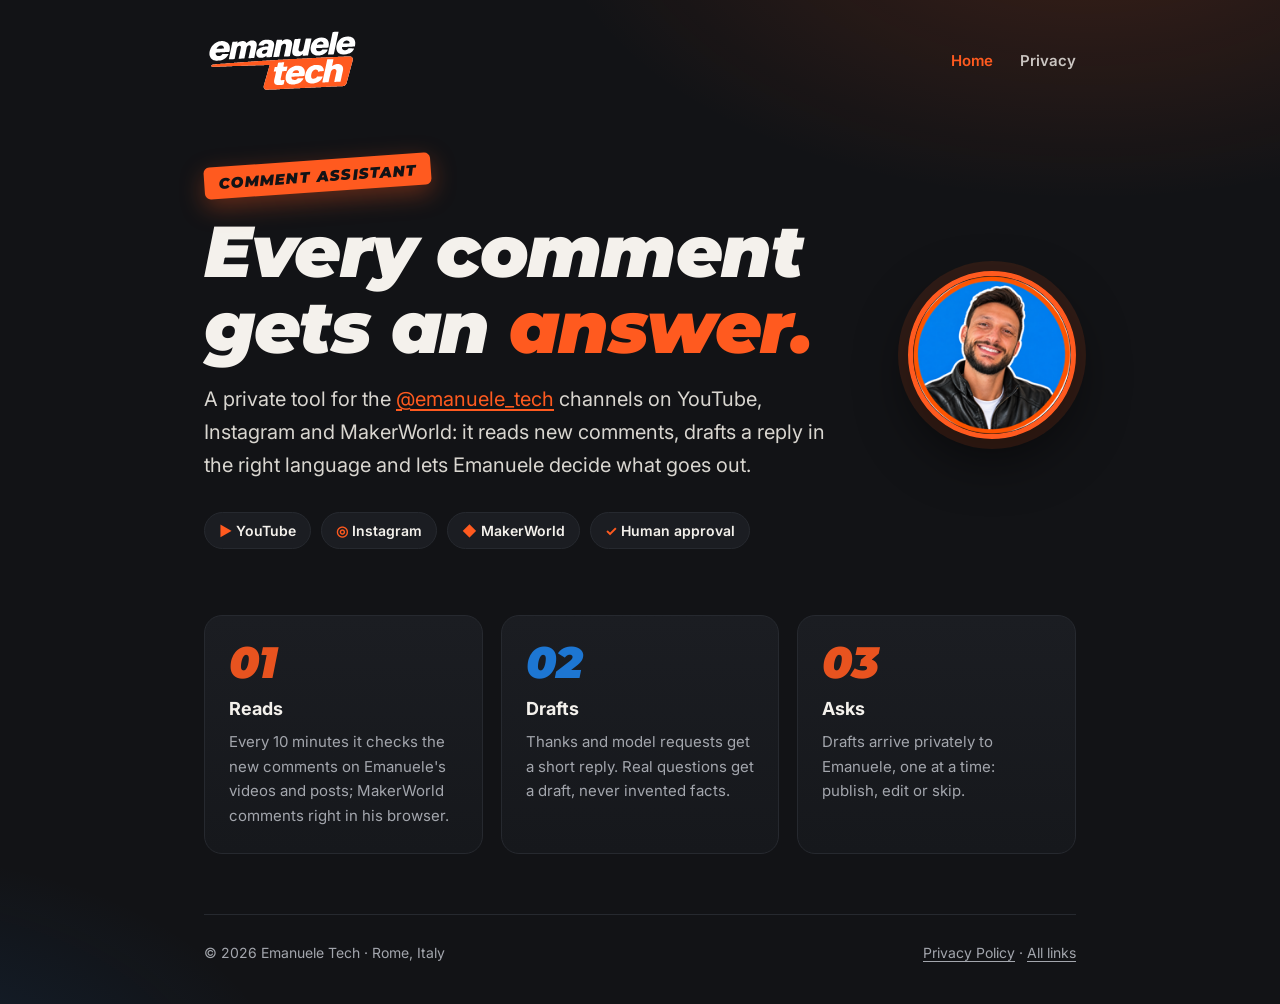
<file: index.html>
<!doctype html>
<html lang="en">
<head>
<meta charset="utf-8">
<meta name="viewport" content="width=device-width, initial-scale=1">
<title>Emanuele Tech Commenti</title>
<meta name="description" content="The private comment assistant of Emanuele Tech: it reads new comments, drafts replies and lets Emanuele approve them.">
<link rel="icon" href="assets/avatar.png">
<link rel="preconnect" href="https://fonts.googleapis.com">
<link rel="preconnect" href="https://fonts.gstatic.com" crossorigin>
<link href="https://fonts.googleapis.com/css2?family=Inter:wght@400;600&family=Montserrat:ital,wght@1,900&display=swap" rel="stylesheet">
<link rel="stylesheet" href="style.css">
</head>
<body>
<div class="wrap">
  <header class="top">
    <a href="./"><img src="assets/logo.svg" alt="Emanuele Tech"></a>
    <nav>
      <a href="./" aria-current="page">Home</a>
      <a href="privacy.html">Privacy</a>
    </nav>
  </header>

  <section class="hero">
    <div>
      <span class="tag">Comment assistant</span>
      <h1>Every comment<br>gets an <em>answer.</em></h1>
      <p class="lead">A private tool for the <a href="https://linktr.ee/emanuele_tech">@emanuele_tech</a> channels on YouTube, Instagram and MakerWorld:
        it reads new comments, drafts a reply in the right language and lets Emanuele decide what goes out.</p>
      <div class="chips">
        <span class="chip"><b>▶</b> YouTube</span>
        <span class="chip"><b>◎</b> Instagram</span>
        <span class="chip"><b>◆</b> MakerWorld</span>
        <span class="chip"><b>✓</b> Human approval</span>
      </div>
    </div>
    <img class="avatar" src="assets/avatar.png" alt="Emanuele">
  </section>

  <div class="grid">
    <div class="card">
      <div class="n">01</div>
      <h3>Reads</h3>
      <p>Every 10 minutes it checks the new comments on Emanuele's videos and posts; MakerWorld comments right in his browser.</p>
    </div>
    <div class="card blue">
      <div class="n">02</div>
      <h3>Drafts</h3>
      <p>Thanks and model requests get a short reply. Real questions get a draft, never invented facts.</p>
    </div>
    <div class="card">
      <div class="n">03</div>
      <h3>Asks</h3>
      <p>Drafts arrive privately to Emanuele, one at a time: publish, edit or skip.</p>
    </div>
  </div>

  <footer>
    <span>© 2026 Emanuele Tech · Rome, Italy</span>
    <span><a href="privacy.html">Privacy Policy</a> · <a href="https://linktr.ee/emanuele_tech">All links</a></span>
  </footer>
</div>
</body>
</html>
</file>
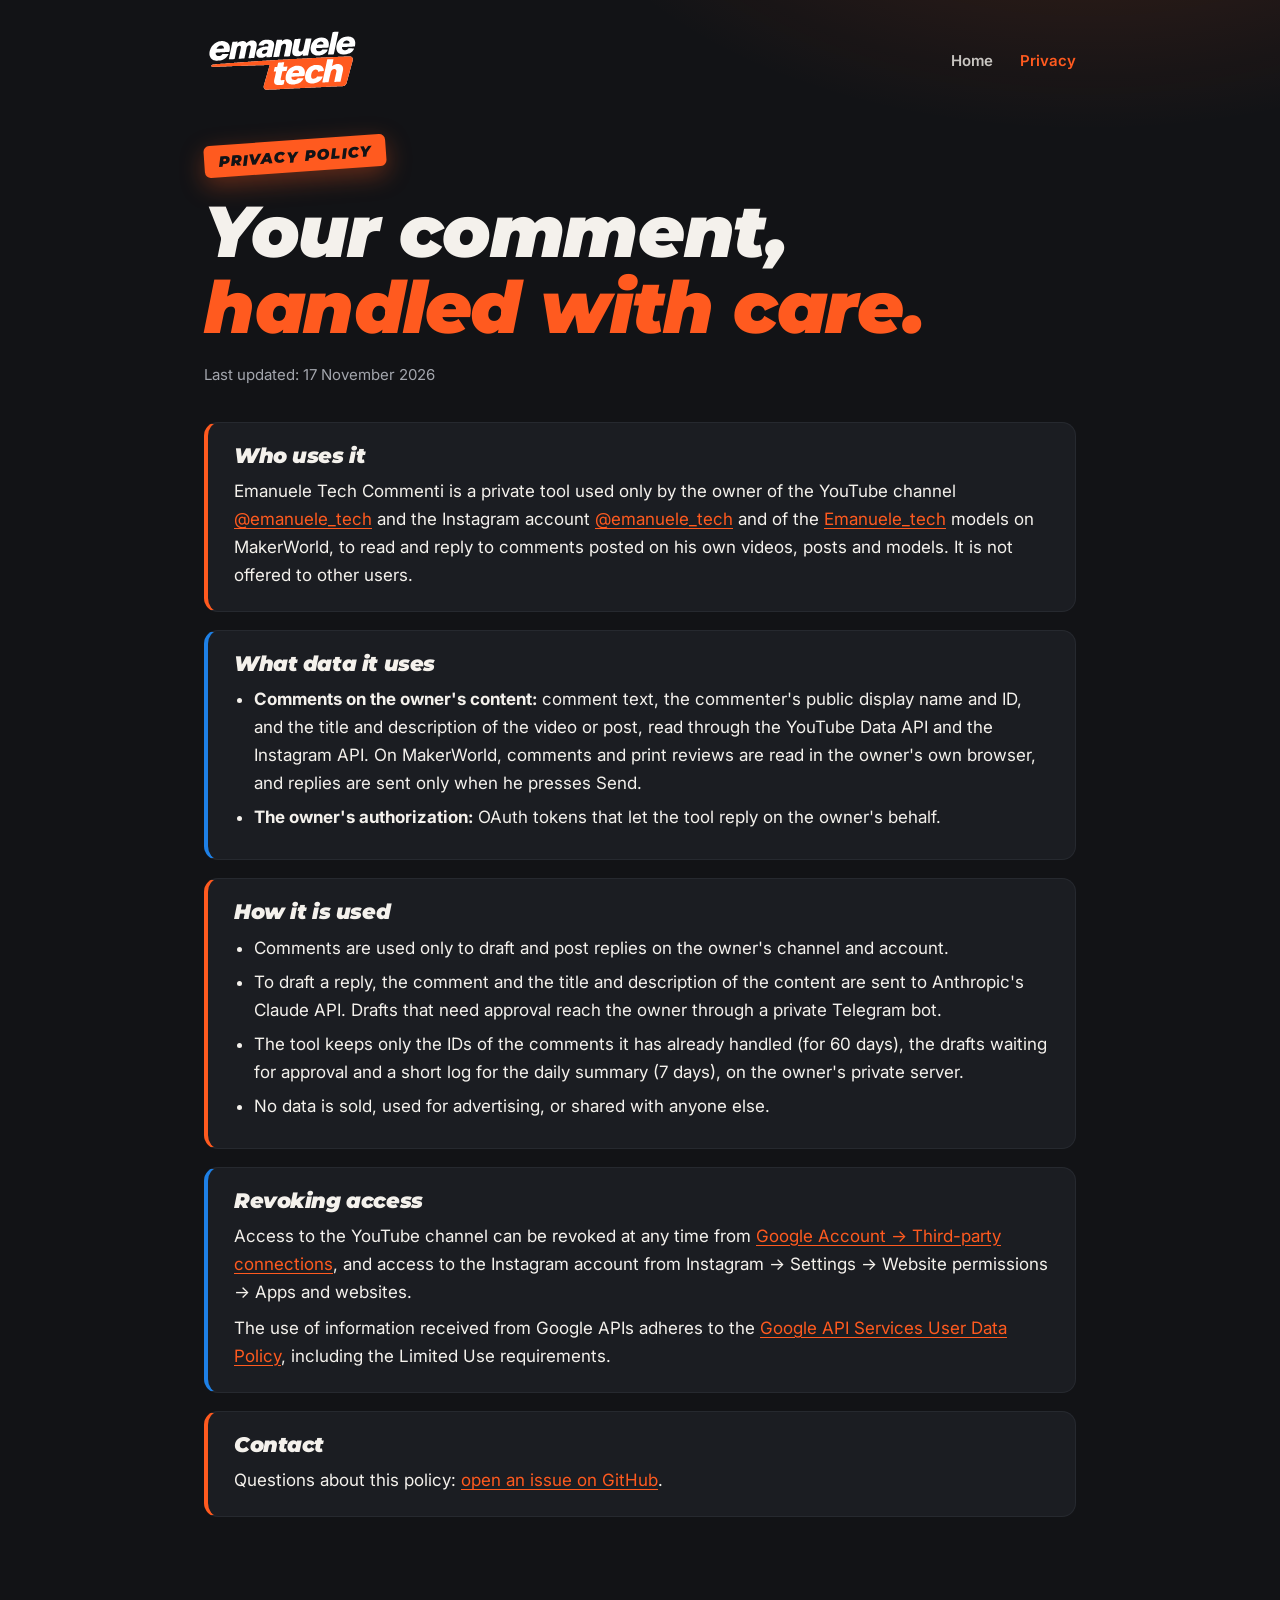
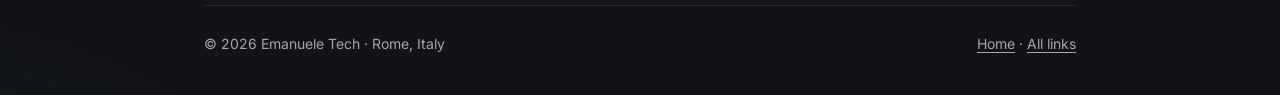
<file: privacy.html>
<!doctype html>
<html lang="en">
<head>
<meta charset="utf-8">
<meta name="viewport" content="width=device-width, initial-scale=1">
<title>Privacy Policy · Emanuele Tech Commenti</title>
<link rel="icon" href="assets/avatar.png">
<link rel="preconnect" href="https://fonts.googleapis.com">
<link rel="preconnect" href="https://fonts.gstatic.com" crossorigin>
<link href="https://fonts.googleapis.com/css2?family=Inter:wght@400;600&family=Montserrat:ital,wght@1,900&display=swap" rel="stylesheet">
<link rel="stylesheet" href="style.css">
</head>
<body>
<div class="wrap">
  <header class="top">
    <a href="./"><img src="assets/logo.svg" alt="Emanuele Tech"></a>
    <nav>
      <a href="./">Home</a>
      <a href="privacy.html" aria-current="page">Privacy</a>
    </nav>
  </header>

  <main class="doc">
    <span class="tag">Privacy policy</span>
    <h1>Your comment,<br><em>handled with care.</em></h1>
    <p class="meta">Last updated: 17 November 2026</p>

    <div class="section">
      <h2>Who uses it</h2>
      <p>Emanuele Tech Commenti is a private tool used only by the owner of the YouTube channel
        <a href="https://www.youtube.com/@emanuele_tech">@emanuele_tech</a> and the Instagram account
        <a href="https://www.instagram.com/emanuele_tech/">@emanuele_tech</a> and of the
        <a href="https://makerworld.com/en/@Emanuele_tech">Emanuele_tech</a> models on MakerWorld, to read and reply to
        comments posted on his own videos, posts and models. It is not offered to other users.</p>
    </div>

    <div class="section blue">
      <h2>What data it uses</h2>
      <ul>
        <li><b>Comments on the owner's content:</b> comment text, the commenter's public display name and ID, and the
          title and description of the video or post, read through the YouTube Data API and the Instagram API. On MakerWorld, comments and print reviews are read
          in the owner's own browser, and replies are sent only when he presses Send.</li>
        <li><b>The owner's authorization:</b> OAuth tokens that let the tool reply on the owner's behalf.</li>
      </ul>
    </div>

    <div class="section">
      <h2>How it is used</h2>
      <ul>
        <li>Comments are used only to draft and post replies on the owner's channel and account.</li>
        <li>To draft a reply, the comment and the title and description of the content are sent to Anthropic's
          Claude API. Drafts that need approval reach the owner through a private Telegram bot.</li>
        <li>The tool keeps only the IDs of the comments it has already handled (for 60 days), the drafts waiting for
          approval and a short log for the daily summary (7 days), on the owner's private server.</li>
        <li>No data is sold, used for advertising, or shared with anyone else.</li>
      </ul>
    </div>

    <div class="section blue">
      <h2>Revoking access</h2>
      <p>Access to the YouTube channel can be revoked at any time from
        <a href="https://myaccount.google.com/permissions">Google Account → Third-party connections</a>,
        and access to the Instagram account from Instagram → Settings → Website permissions → Apps and websites.</p>
      <p>The use of information received from Google APIs adheres to the
        <a href="https://developers.google.com/terms/api-services-user-data-policy">Google API Services User Data Policy</a>,
        including the Limited Use requirements.</p>
    </div>

    <div class="section">
      <h2>Contact</h2>
      <p>Questions about this policy: <a href="https://github.com/emanueletech/comment-assistant/issues">open an issue on GitHub</a>.</p>
    </div>
  </main>

  <footer>
    <span>© 2026 Emanuele Tech · Rome, Italy</span>
    <span><a href="./">Home</a> · <a href="https://linktr.ee/emanuele_tech">All links</a></span>
  </footer>
</div>
</body>
</html>
</file>
<file: style.css>
:root {
  --ink: #121316;
  --ink-2: #1b1d22;
  --ink-3: #26292f;
  --orange: #ff5a1f;
  --blue: #1e80e6;
  --paper: #f4f1ec;
  --muted: #a3a6ad;
}

* { box-sizing: border-box; }

html { background: var(--ink); }

body {
  margin: 0;
  color: var(--paper);
  font: 17px/1.65 "Inter", -apple-system, BlinkMacSystemFont, "Segoe UI", Roboto, sans-serif;
  background:
    radial-gradient(900px 500px at 85% -10%, rgba(255, 90, 31, .18), transparent 60%),
    radial-gradient(700px 420px at -10% 110%, rgba(30, 128, 230, .14), transparent 60%),
    var(--ink);
  min-height: 100vh;
}

a { color: var(--orange); text-underline-offset: 3px; }
a:hover { color: #ff7b4a; }

.wrap { max-width: 920px; margin: 0 auto; padding: 0 24px; }

/* header */
.top {
  display: flex; align-items: center; justify-content: space-between;
  padding: 28px 0;
}
.top img { height: 64px; display: block; }
.top nav a {
  color: var(--paper); text-decoration: none; font-weight: 600; font-size: 15px;
  margin-left: 22px; opacity: .8;
}
.top nav a:hover, .top nav a[aria-current] { opacity: 1; color: var(--orange); }

/* the tilted tag of the brand */
.tag {
  display: inline-block;
  background: var(--orange); color: var(--ink);
  font: 900 italic 15px/1 "Montserrat", sans-serif;
  letter-spacing: .08em; text-transform: uppercase;
  padding: 9px 14px 8px; border-radius: 6px;
  transform: rotate(-4deg);
  box-shadow: 0 8px 24px rgba(255, 90, 31, .35);
}

h1, h2 {
  font-family: "Montserrat", sans-serif; font-style: italic; font-weight: 900;
  letter-spacing: -.02em; line-height: 1.05; margin: 0;
}
h1 { font-size: clamp(40px, 7vw, 72px); margin: 22px 0 18px; }
h1 em { color: var(--orange); font-style: italic; }
h2 { font-size: 26px; margin-bottom: 10px; }

.lead { font-size: 20px; color: #d9d6d0; max-width: 640px; margin: 0 0 30px; }

/* hero */
.hero { padding: 40px 0 56px; display: grid; grid-template-columns: 1fr auto; gap: 40px; align-items: center; }
.avatar {
  width: 168px; height: 168px; border-radius: 50%;
  border: 5px solid var(--orange);
  box-shadow: 0 0 0 10px rgba(255, 90, 31, .12), 0 20px 50px rgba(0, 0, 0, .5);
}
.chips { display: flex; flex-wrap: wrap; gap: 10px; }
.chip {
  border: 1px solid var(--ink-3); background: var(--ink-2);
  border-radius: 999px; padding: 6px 14px; font-size: 14px; font-weight: 600;
}
.chip b { color: var(--orange); }

/* steps */
.grid { display: grid; grid-template-columns: repeat(3, 1fr); gap: 18px; margin: 10px 0 60px; }
.card {
  background: linear-gradient(180deg, var(--ink-2), #16181c);
  border: 1px solid var(--ink-3); border-radius: 18px; padding: 24px;
  position: relative; overflow: hidden;
}
.card .n {
  font: 900 italic 44px/1 "Montserrat", sans-serif; color: var(--orange); opacity: .9;
}
.card h3 { margin: 10px 0 6px; font-size: 18px; }
.card p { margin: 0; color: var(--muted); font-size: 15px; }
.card.blue .n { color: var(--blue); }

/* document pages */
.doc { padding: 20px 0 40px; }
.doc .meta { color: var(--muted); font-size: 15px; margin-bottom: 34px; }
.section {
  background: var(--ink-2); border: 1px solid var(--ink-3);
  border-left: 4px solid var(--orange);
  border-radius: 14px; padding: 22px 26px; margin-bottom: 18px;
}
.section.blue { border-left-color: var(--blue); }
.section h2 { font-size: 21px; }
.section ul { margin: 8px 0 0; padding-left: 20px; }
.section li { margin: 6px 0; }
.section p { margin: 8px 0 0; }

footer {
  border-top: 1px solid var(--ink-3); margin-top: 30px;
  padding: 26px 0 40px; color: var(--muted); font-size: 14px;
  display: flex; justify-content: space-between; flex-wrap: wrap; gap: 12px;
}
footer a { color: var(--muted); }

@media (max-width: 760px) {
  .hero { grid-template-columns: 1fr; padding-top: 10px; }
  .avatar { width: 120px; height: 120px; order: -1; }
  .grid { grid-template-columns: 1fr; }
  .top nav a { margin-left: 14px; }
  .lead { font-size: 18px; }
  h1 { font-size: 38px; }
  .top img { height: 40px; }
  .section { padding: 18px 18px; }
  a { overflow-wrap: anywhere; }
}
</file>
